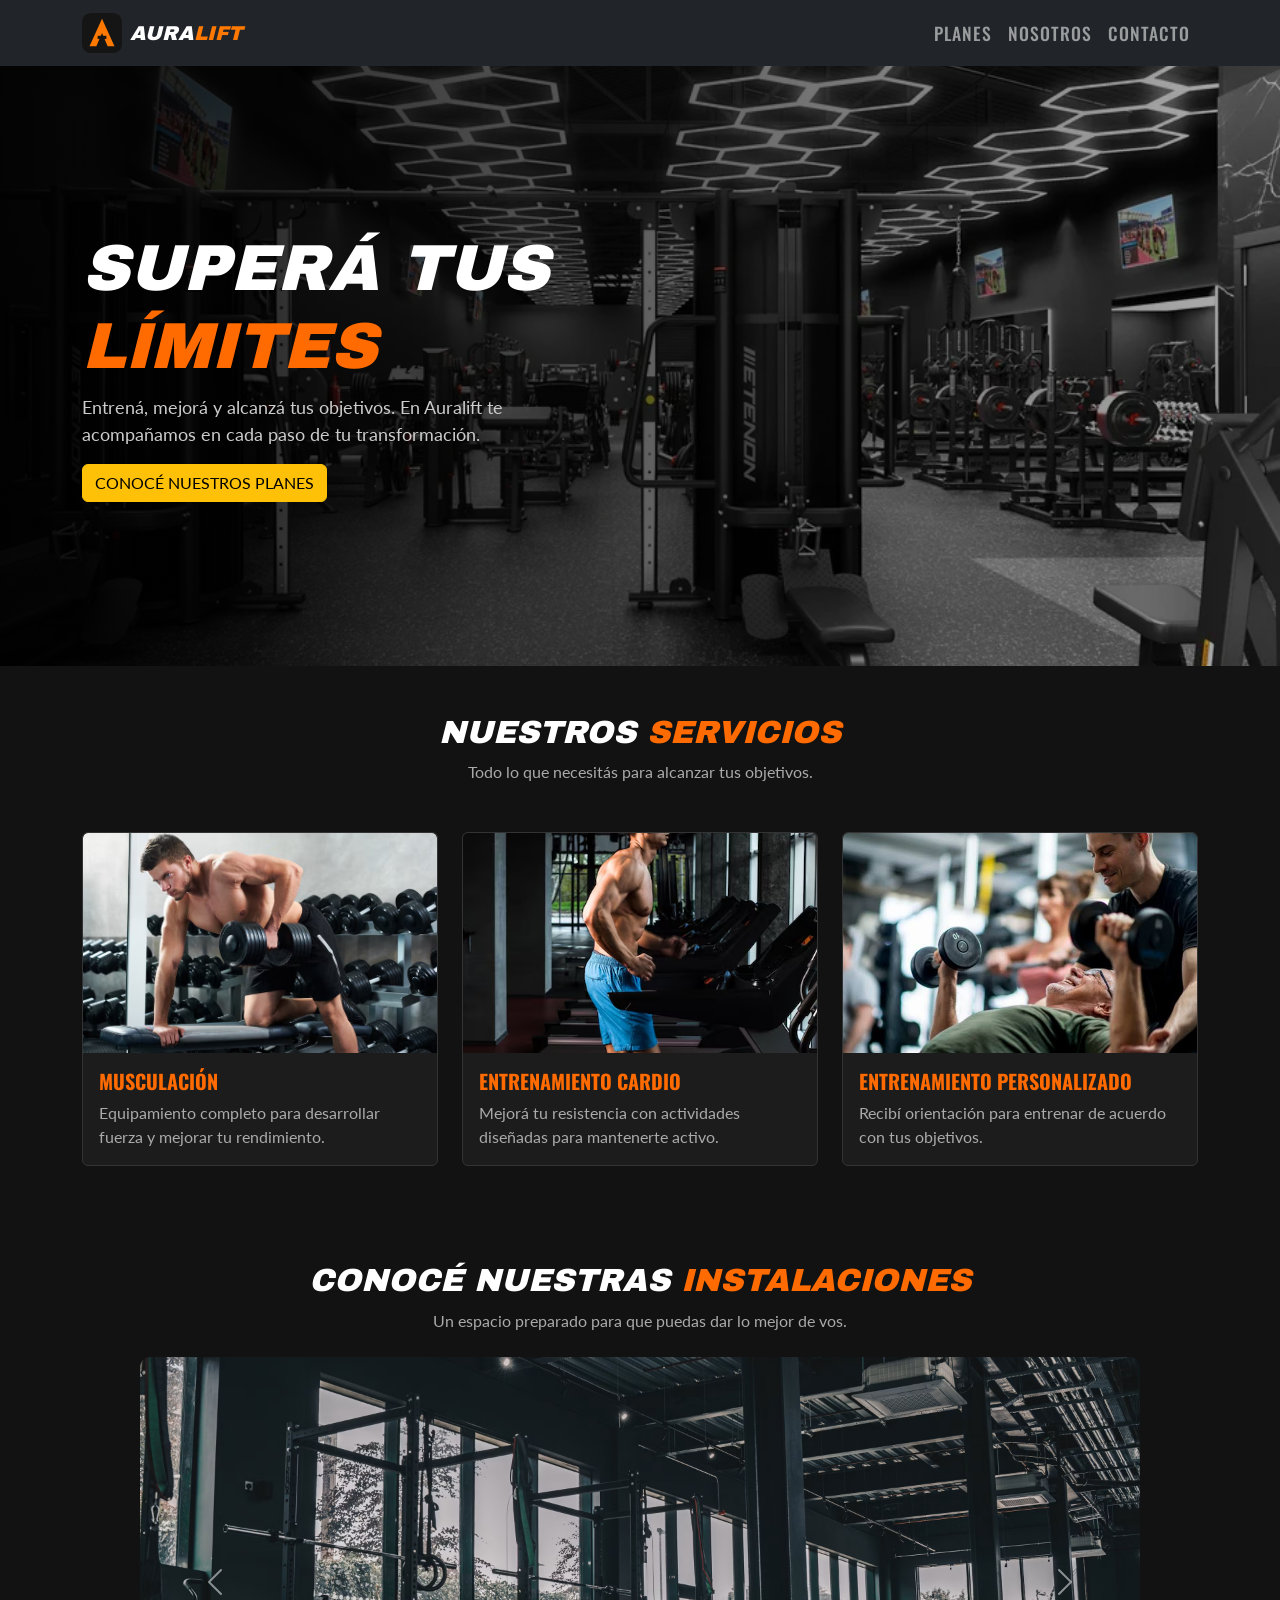
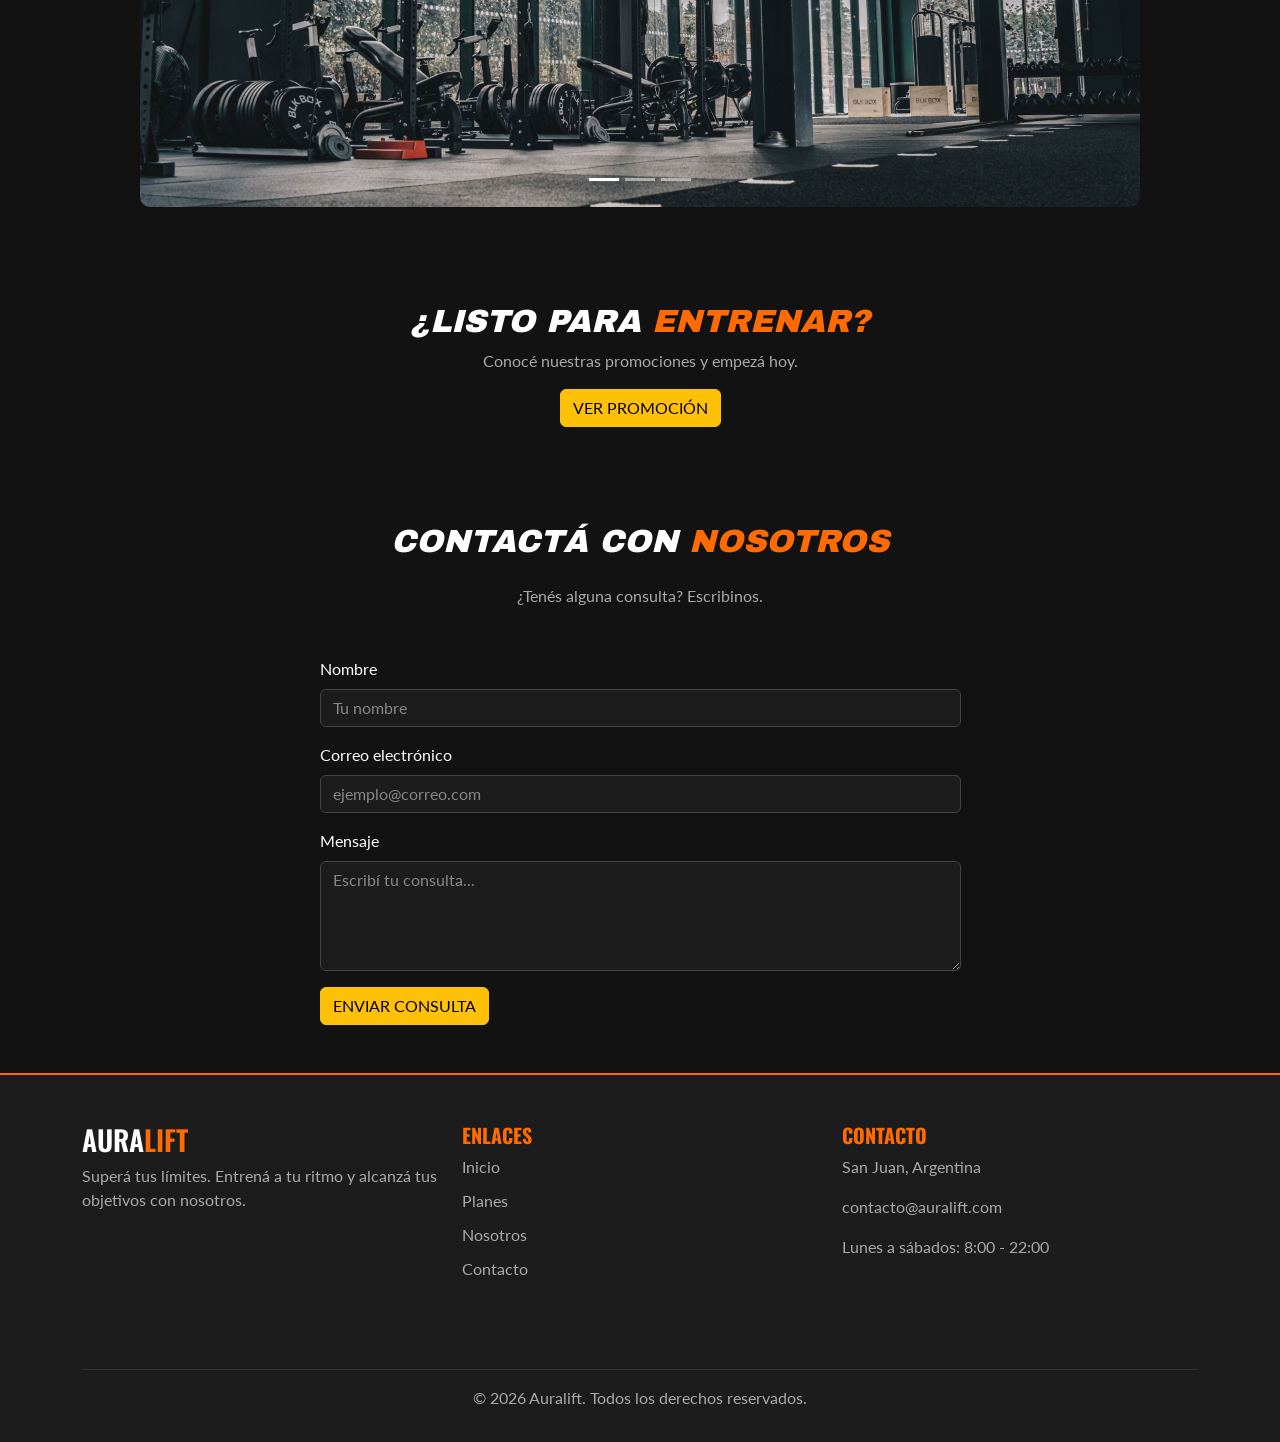
<file: index.html>
<!DOCTYPE html>
<html lang="es">

<head>
    <meta charset="UTF-8">
    <meta name="viewport" content="width=device-width, initial-scale=1.0">

    <title>Auralift | Gimnasio</title>

    <link href="https://cdn.jsdelivr.net/npm/bootstrap@5.3.8/dist/css/bootstrap.min.css" rel="stylesheet">

    <link rel="stylesheet" href="css/estilos.css">

    <link rel="icon" type="image/svg+xml" href="img/favicon.svg">

</head>

<body>

<nav class="navbar navbar-expand-lg sticky-top navbar-dark bg-dark">
    <div class="container">

        <a class="navbar-brand d-flex align-items-center" href="index.html">

    <img src="img/favicon.svg" alt="Logo Auralift"
         width="40" height="40" class="me-2">

    <span class="text-white">AURA</span><span style="color: #ff7900;">LIFT</span>

</a>

        <button class="navbar-toggler" type="button"
            data-bs-toggle="collapse"
            data-bs-target="#menuPrincipal">

            <span class="navbar-toggler-icon"></span>

        </button>

        <div class="collapse navbar-collapse" id="menuPrincipal">

            <ul class="navbar-nav ms-auto">

            

                <li class="nav-item">
                    <a class="nav-link" href="planes.html">Planes</a>
                </li>

                <li class="nav-item">
                    <a class="nav-link" href="nosotros.html">Nosotros</a>
                </li>

                <li class="nav-item">
                    <a class="nav-link" href="contacto.html">Contacto</a>
                </li>

            </ul>

        </div>

    </div>
</nav>
<header class="hero">

    <div class="container">
        <div class="row align-items-center">

            <div class="col-lg-7">

                <h1>
                    SUPERÁ TUS
                    <span>LÍMITES</span>
                </h1>

                <p>
                    Entrená, mejorá y alcanzá tus objetivos.
                    En Auralift te acompañamos en cada paso
                    de tu transformación.
                </p>

                <a href="planes.html" class="btn btn-warning">
                    CONOCÉ NUESTROS PLANES
                </a>

            </div>

        </div>
    </div>

</header>
<section class="servicios py-5">

    <div class="container">

        <div class="text-center mb-5">
            <h2>NUESTROS <span>SERVICIOS</span></h2>
            <p>Todo lo que necesitás para alcanzar tus objetivos.</p>
        </div>

        <div class="row g-4">

            <div class="col-md-4">
                <div class="card servicio-card h-100">
                    <img src="img/musculacion.jpg" class="card-img-top" alt="Área de musculación">

                    <div class="card-body">
                        <h5 class="card-title">Musculación</h5>
                        <p class="card-text">
                            Equipamiento completo para desarrollar
                            fuerza y mejorar tu rendimiento.
                        </p>
                    </div>
                </div>
            </div>

            <div class="col-md-4">
                <div class="card servicio-card h-100">
                    <img src="img/cardio.jpg" class="card-img-top" alt="Área de cardio">

                    <div class="card-body">
                        <h5 class="card-title">Entrenamiento cardio</h5>
                        <p class="card-text">
                            Mejorá tu resistencia con actividades
                            diseñadas para mantenerte activo.
                        </p>
                    </div>
                </div>
            </div>

            <div class="col-md-4">
                <div class="card servicio-card h-100">
                    <img src="img/entrenador.jpg" class="card-img-top" alt="Entrenamiento personalizado">

                    <div class="card-body">
                        <h5 class="card-title">Entrenamiento personalizado</h5>
                        <p class="card-text">
                            Recibí orientación para entrenar
                            de acuerdo con tus objetivos.
                        </p>
                    </div>
                </div>
            </div>

        </div>

    </div>

</section>
<section class="galeria py-5">

    <div class="container">

        <div class="text-center mb-4">
            <h2>CONOCÉ NUESTRAS <span>INSTALACIONES</span></h2>
            <p>Un espacio preparado para que puedas dar lo mejor de vos.</p>
        </div>

        <div id="carruselAuralift" class="carousel slide" data-bs-ride="carousel">

            <div class="carousel-indicators">

                <button type="button" data-bs-target="#carruselAuralift"
                    data-bs-slide-to="0" class="active"></button>

                <button type="button" data-bs-target="#carruselAuralift"
                    data-bs-slide-to="1"></button>

                <button type="button" data-bs-target="#carruselAuralift"
                    data-bs-slide-to="2"></button>

            </div>

            <div class="carousel-inner">

                <div class="carousel-item active">
                    <img src="img/galeria1.jpg" class="d-block w-100"
                        alt="Instalaciones del gimnasio">
                </div>

                <div class="carousel-item">
                    <img src="img/galeria2.jpg" class="d-block w-100"
                        alt="Equipamiento de musculación">
                </div>

                <div class="carousel-item">
                    <img src="img/galeria3.jpg" class="d-block w-100"
                        alt="Zona de entrenamiento">
                </div>

            </div>

            <button class="carousel-control-prev" type="button"
                data-bs-target="#carruselAuralift" data-bs-slide="prev">

                <span class="carousel-control-prev-icon"></span>

            </button>

            <button class="carousel-control-next" type="button"
                data-bs-target="#carruselAuralift" data-bs-slide="next">

                <span class="carousel-control-next-icon"></span>

            </button>

        </div>

    </div>

</section>
<section class="promocion py-5 text-center">

    <div class="container">

        <h2>¿LISTO PARA <span>ENTRENAR?</span></h2>

        <p>Conocé nuestras promociones y empezá hoy.</p>

        <button type="button" class="btn btn-warning"
            data-bs-toggle="modal"
            data-bs-target="#modalPromocion">
            VER PROMOCIÓN
        </button>

    </div>

</section>


<div class="modal fade" id="modalPromocion" tabindex="-1">

    <div class="modal-dialog modal-dialog-centered">

        <div class="modal-content">

            <div class="modal-header">
                <h5 class="modal-title">PROMOCIÓN AURALIFT</h5>

                <button type="button" class="btn-close"
                    data-bs-dismiss="modal"></button>
            </div>

            <div class="modal-body">
                ¡Empezá a entrenar con nosotros!

                Consultá nuestros planes y encontrá
                la membresía ideal para vos.
            </div>

            <div class="modal-footer">

                <a href="planes.html" class="btn btn-warning">
                    VER PLANES
                </a>

                <button type="button" class="btn btn-secondary"
                    data-bs-dismiss="modal">
                    CERRAR
                </button>

            </div>

        </div>

    </div>

</div> 
<section class="contacto py-5">

    <div class="container">

        <div class="text-center mb-5">
            <h2>CONTACTÁ CON <span>NOSOTROS</span></h2>
            <p>¿Tenés alguna consulta? Escribinos.</p>
        </div>

        <div class="row justify-content-center">

            <div class="col-lg-7">

                <form>

                    <div class="mb-3">
                        <label for="nombre" class="form-label">Nombre</label>
                        <input type="text" class="form-control"
                            id="nombre" placeholder="Tu nombre" required>
                    </div>

                    <div class="mb-3">
                        <label for="email" class="form-label">Correo electrónico</label>
                        <input type="email" class="form-control"
                            id="email" placeholder="ejemplo@correo.com" required>
                    </div>

                    <div class="mb-3">
                        <label for="mensaje" class="form-label">Mensaje</label>
                        <textarea class="form-control" id="mensaje"
                            rows="4" placeholder="Escribí tu consulta..." required></textarea>
                    </div>

                    <button type="submit" class="btn btn-warning">
                        ENVIAR CONSULTA
                    </button>

                </form>

            </div>

        </div>

    </div>

</section>
<footer class="footer">

    <div class="container">

        <div class="row py-5">

            <div class="col-md-4 mb-4">
                <h3>AURA<span>LIFT</span></h3>
                <p>
                    Superá tus límites. Entrená a tu ritmo
                    y alcanzá tus objetivos con nosotros.
                </p>
            </div>

            <div class="col-md-4 mb-4">
                <h5>ENLACES</h5>

                <ul class="footer-links">
                    <li><a href="index.html">Inicio</a></li>
                    <li><a href="planes.html">Planes</a></li>
                    <li><a href="nosotros.html">Nosotros</a></li>
                    <li><a href="contacto.html">Contacto</a></li>
                </ul>
            </div>

            <div class="col-md-4 mb-4">
                <h5>CONTACTO</h5>
                <p>San Juan, Argentina</p>
                <p>contacto@auralift.com</p>
                <p>Lunes a sábados: 8:00 - 22:00</p>
            </div>

        </div>

        <div class="footer-bottom text-center py-3">
            <p>© 2026 Auralift. Todos los derechos reservados.</p>
        </div>

    </div>

</footer>
<script src="https://cdn.jsdelivr.net/npm/bootstrap@5.3.8/dist/js/bootstrap.bundle.min.js"></script>
    

</body>

</html>
</file>
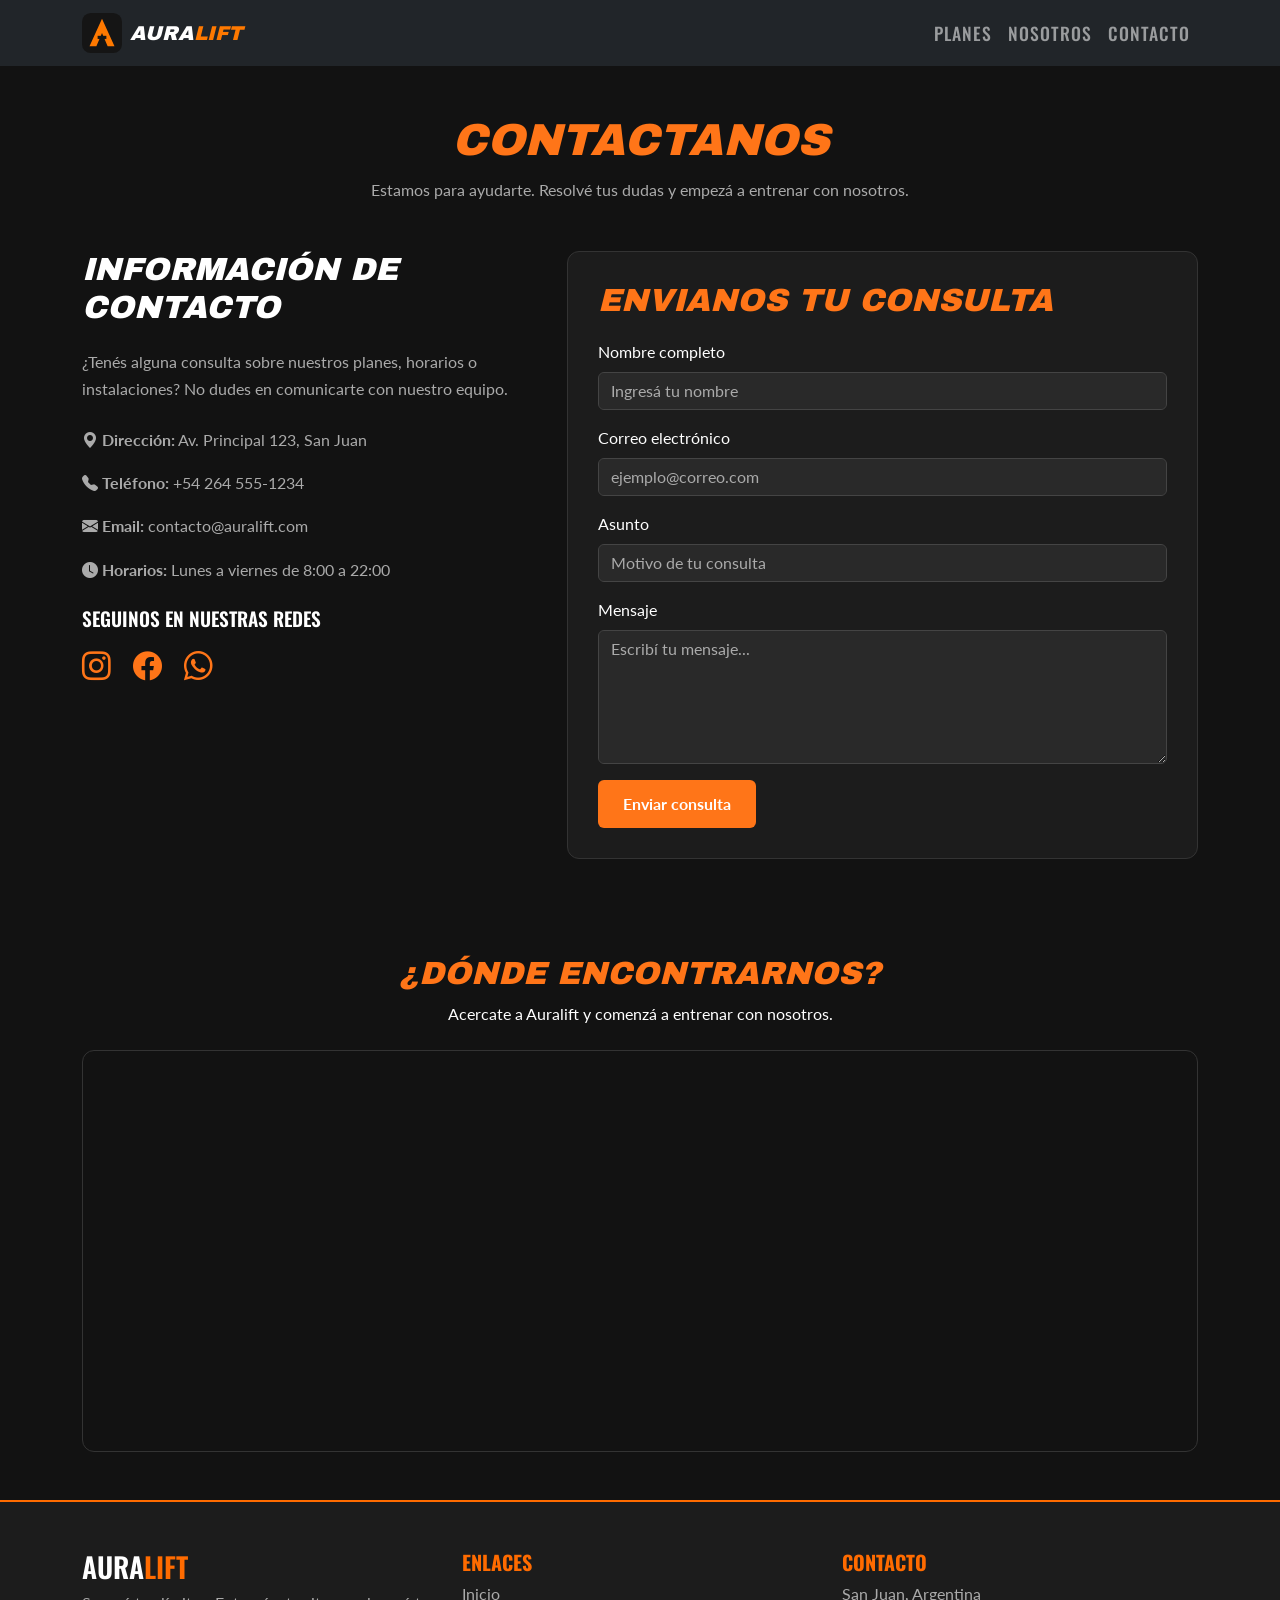
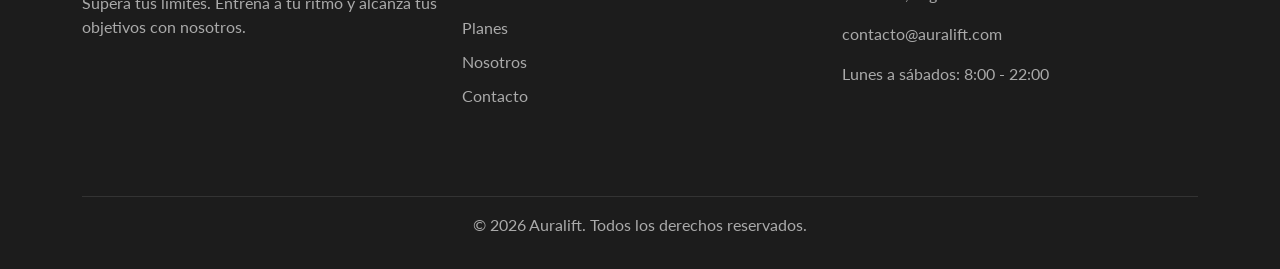
<file: contacto.html>
<!DOCTYPE html>
<html lang="es">

<head>
    <meta charset="UTF-8">
    <meta name="viewport" content="width=device-width, initial-scale=1.0">

    <title>Contacto | Auralift</title>

   
    <link href="https://cdn.jsdelivr.net/npm/bootstrap@5.3.3/dist/css/bootstrap.min.css" rel="stylesheet">

    <link rel="icon" type="image/svg+xml" href="img/favicon.svg">

    <link rel="stylesheet" href="css/estilos.css">

    <link rel="stylesheet"
href="https://cdn.jsdelivr.net/npm/bootstrap-icons@1.11.3/font/bootstrap-icons.min.css">
</head>

<body>

    
   <nav class="navbar navbar-expand-lg sticky-top navbar-dark bg-dark">
    <div class="container">

        <a class="navbar-brand d-flex align-items-center" href="index.html">

    <img src="img/favicon.svg" alt="Logo Auralift"
         width="40" height="40" class="me-2">

    <span class="text-white">AURA</span><span style="color: #ff7900;">LIFT</span>

</a>

        <button class="navbar-toggler" type="button"
            data-bs-toggle="collapse"
            data-bs-target="#menuPrincipal">

            <span class="navbar-toggler-icon"></span>

        </button>

        <div class="collapse navbar-collapse" id="menuPrincipal">

            <ul class="navbar-nav ms-auto">

                

                <li class="nav-item">
                    <a class="nav-link" href="planes.html">Planes</a>
                </li>

                <li class="nav-item">
                    <a class="nav-link" href="nosotros.html">Nosotros</a>
                </li>

                <li class="nav-item">
                    <a class="nav-link" href="contacto.html">Contacto</a>
                </li>

            </ul>

        </div>

    </div>
</nav>


    <!-- Contenido principal -->
    <main>

        <section class="contacto container py-5">

            
<div class="text-center mb-5">
    <h1>Contactanos</h1>
    <p>
        Estamos para ayudarte. Resolvé tus dudas y empezá
        a entrenar con nosotros.
    </p>
</div>

<div class="row g-5">

    <div class="col-lg-5">

        <h2>Información de contacto</h2>

        <p>
            ¿Tenés alguna consulta sobre nuestros planes,
            horarios o instalaciones? No dudes en comunicarte
            con nuestro equipo.
        </p>

        
<div class="mt-4">

    <p>
        <i class="bi bi-geo-alt-fill"></i>
        <strong>Dirección:</strong>
        Av. Principal 123, San Juan
    </p>

    <p>
        <i class="bi bi-telephone-fill"></i>
        <strong>Teléfono:</strong>
        +54 264 555-1234
    </p>

    <p>
        <i class="bi bi-envelope-fill"></i>
        <strong>Email:</strong>
        contacto@auralift.com
    </p>

    <p>
        <i class="bi bi-clock-fill"></i>
        <strong>Horarios:</strong>
        Lunes a viernes de 8:00 a 22:00
    </p>

</div>

<div class="redes-sociales mt-4">

    <h3>Seguinos en nuestras redes</h3>

    <a href="#" aria-label="Instagram">
        <i class="bi bi-instagram"></i>
    </a>

    <a href="#" aria-label="Facebook">
        <i class="bi bi-facebook"></i>
    </a>

    <a href="#" aria-label="WhatsApp">
        <i class="bi bi-whatsapp"></i>
    </a>

</div>


    </div>

<div class="col-lg-7">

    <div class="formulario-contacto">

        <h2>Envianos tu consulta</h2>

        <form id="formContacto">

            <div class="mb-3">
                <label for="nombre" class="form-label">
                    Nombre completo
                </label>

                <input type="text" class="form-control"
                       id="nombre" name="nombre"
                       placeholder="Ingresá tu nombre" required>
            </div>

            <div class="mb-3">
                <label for="email" class="form-label">
                    Correo electrónico
                </label>

                <input type="email" class="form-control"
                       id="email" name="email"
                       placeholder="ejemplo@correo.com" required>
            </div>

            <div class="mb-3">
                <label for="asunto" class="form-label">
                    Asunto
                </label>

                <input type="text" class="form-control"
                       id="asunto" name="asunto"
                       placeholder="Motivo de tu consulta" required>
            </div>

            <div class="mb-3">
                <label for="mensaje" class="form-label">
                    Mensaje
                </label>

                <textarea class="form-control"
                          id="mensaje" name="mensaje"
                          rows="5"
                          placeholder="Escribí tu mensaje..."
                          required></textarea>
            </div>

            <button type="submit" class="btn btn-naranja">
                Enviar consulta
            </button>

        </form>

    </div>

</div>

</div>

</section>

<section class="mapa container py-5">

    <div class="text-center mb-4">
        <h2>¿Dónde encontrarnos?</h2>
        <p>
            Acercate a Auralift y comenzá a entrenar con nosotros.
        </p>
    </div>

    <div class="mapa-contenedor">
        <iframe
            src="https://www.google.com/maps?q=Plaza%2025%20de%20Mayo%2C%20San%20Juan%2C%20Argentina&output=embed"
            width="100%"
            height="400"
            style="border:0;"
            allowfullscreen=""
            loading="lazy"
            referrerpolicy="no-referrer-when-downgrade">
        </iframe>
    </div>

</section>
<footer class="footer">

    <div class="container">

        <div class="row py-5">

            <div class="col-md-4 mb-4">
                <h3>AURA<span>LIFT</span></h3>
                <p>
                    Superá tus límites. Entrená a tu ritmo
                    y alcanzá tus objetivos con nosotros.
                </p>
            </div>

            <div class="col-md-4 mb-4">
                <h5>ENLACES</h5>

                <ul class="footer-links">
                    <li><a href="index.html">Inicio</a></li>
                    <li><a href="planes.html">Planes</a></li>
                    <li><a href="nosotros.html">Nosotros</a></li>
                    <li><a href="contacto.html">Contacto</a></li>
                </ul>
            </div>

            <div class="col-md-4 mb-4">
                <h5>CONTACTO</h5>
                <p>San Juan, Argentina</p>
                <p>contacto@auralift.com</p>
                <p>Lunes a sábados: 8:00 - 22:00</p>
            </div>

        </div>

        <div class="footer-bottom text-center py-3">
            <p>© 2026 Auralift. Todos los derechos reservados.</p>
        </div>

    </div>

</footer>

    <script src="https://cdn.jsdelivr.net/npm/bootstrap@5.3.3/dist/js/bootstrap.bundle.min.js"></script>
    

</body>
</html>
</file>
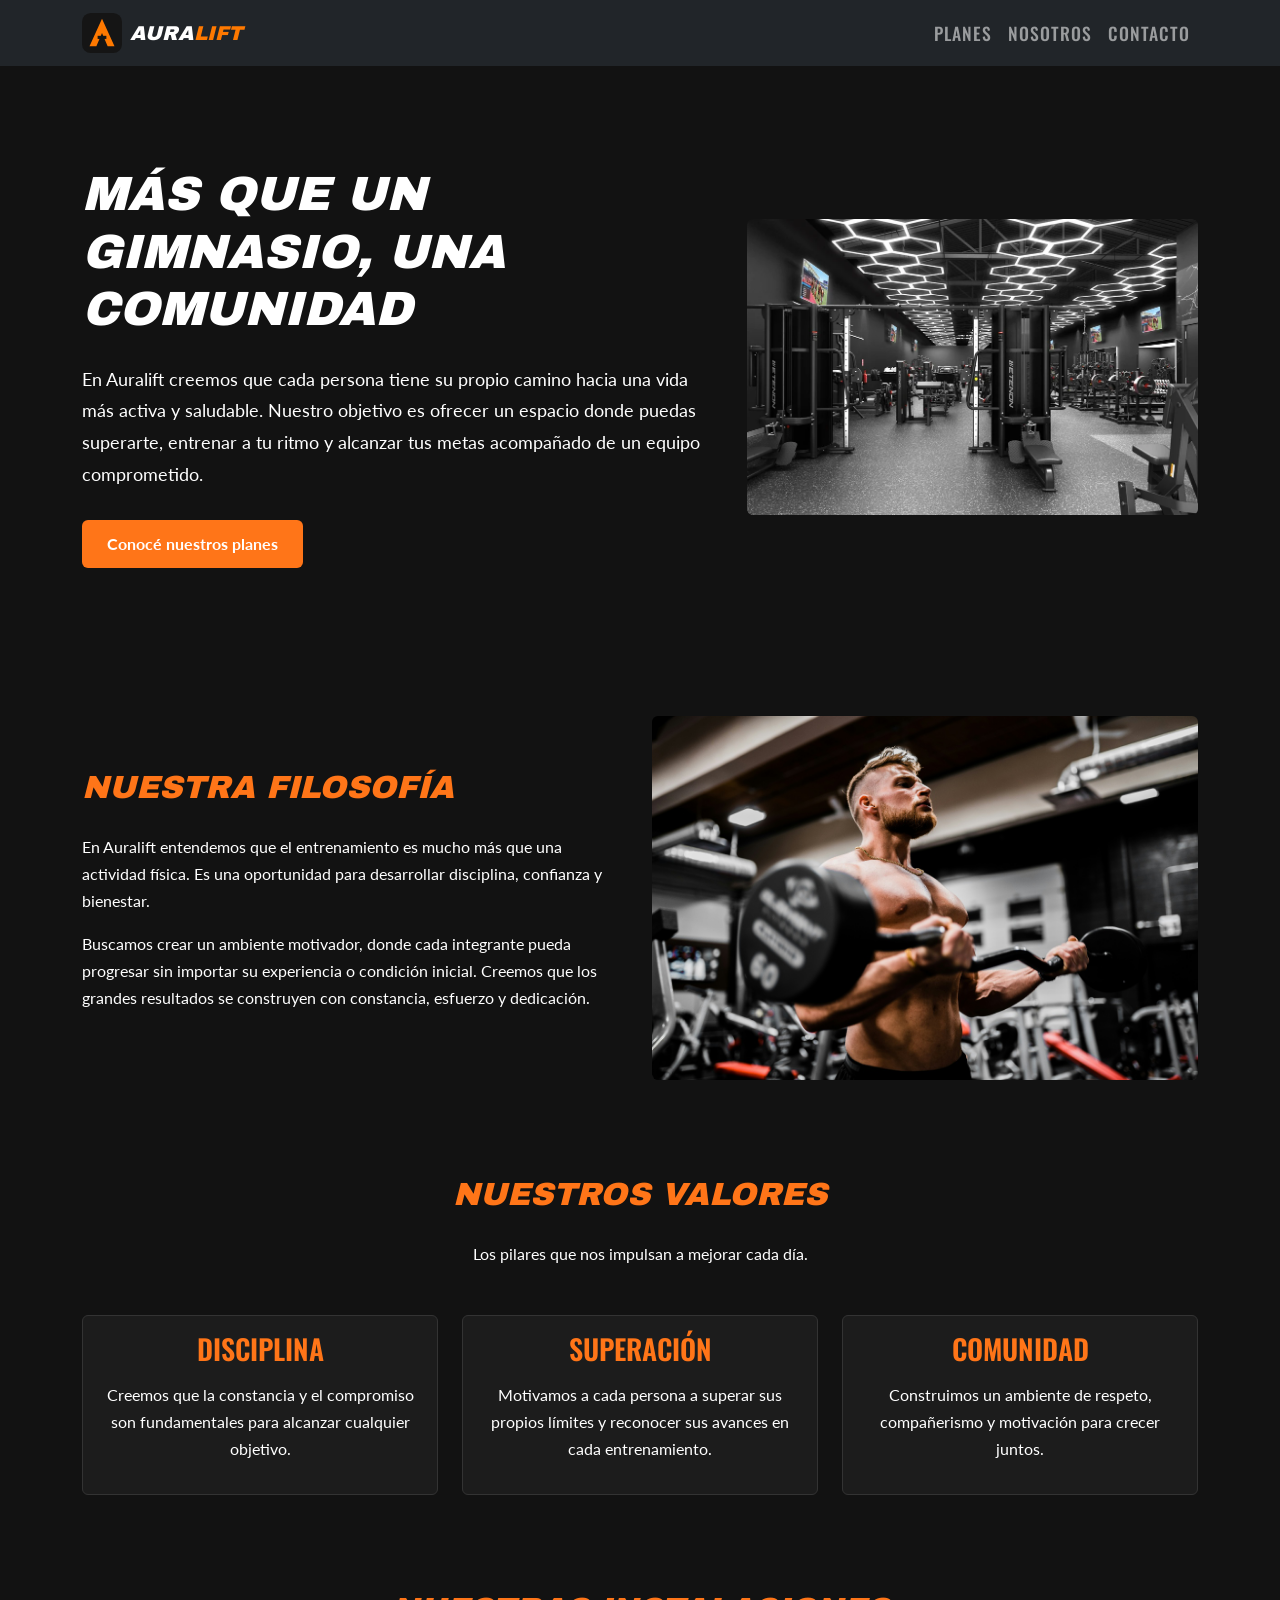
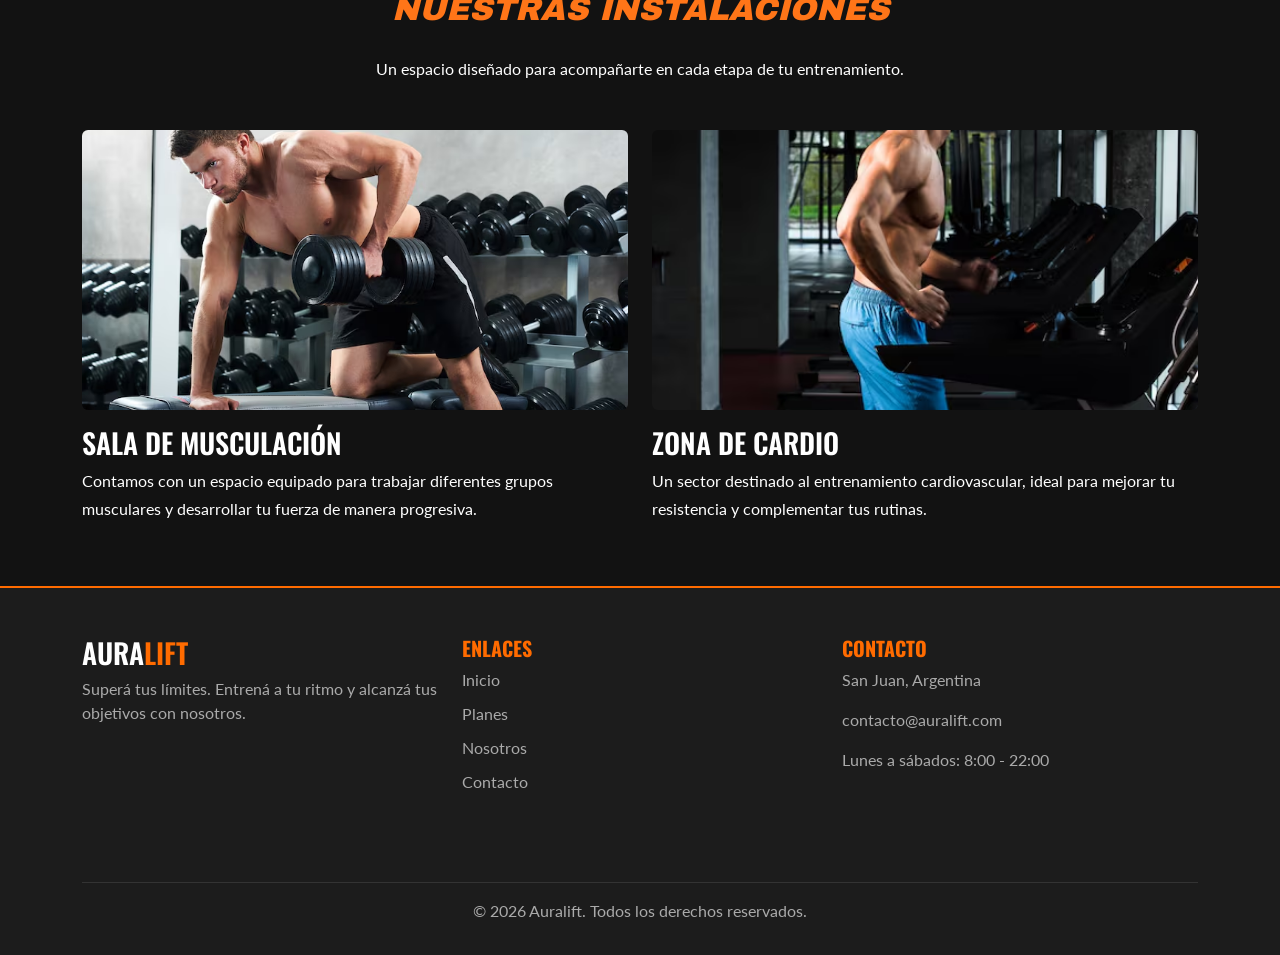
<file: nosotros.html>
<!DOCTYPE html>
<html lang="es">

<head>
    <meta charset="UTF-8">
    <meta name="viewport" content="width=device-width, initial-scale=1.0">

    <title>Nosotros | Auralift</title>

    
    <link href="https://cdn.jsdelivr.net/npm/bootstrap@5.3.3/dist/css/bootstrap.min.css" rel="stylesheet">

    
    <link rel="stylesheet" href="css/estilos.css">

    <link rel="icon" type="image/svg+xml" href="img/favicon.svg">

</head>

<body>

    
    <nav class="navbar navbar-expand-lg sticky-top navbar-dark bg-dark">
    <div class="container">

        <a class="navbar-brand d-flex align-items-center" href="index.html">

    <img src="img/favicon.svg" alt="Logo Auralift"
         width="40" height="40" class="me-2">

    <span class="text-white">AURA</span><span style="color: #ff7900;">LIFT</span>

</a>

        <button class="navbar-toggler" type="button"
            data-bs-toggle="collapse"
            data-bs-target="#menuPrincipal">

            <span class="navbar-toggler-icon"></span>

        </button>

        <div class="collapse navbar-collapse" id="menuPrincipal">

            <ul class="navbar-nav ms-auto">

                
                <li class="nav-item">
                    <a class="nav-link" href="planes.html">Planes</a>
                </li>

                <li class="nav-item">
                    <a class="nav-link" href="nosotros.html">Nosotros</a>
                </li>

                <li class="nav-item">
                    <a class="nav-link" href="contacto.html">Contacto</a>
                </li>

            </ul>

        </div>

    </div>
</nav>
    
<header class="nosotros-hero container-fluid">
    <div class="container">
        <div class="row align-items-center">

            <div class="col-lg-7">
                <h1>Más que un gimnasio, una comunidad</h1>

                <p>
                    En Auralift creemos que cada persona tiene su propio
                    camino hacia una vida más activa y saludable.
                    Nuestro objetivo es ofrecer un espacio donde puedas
                    superarte, entrenar a tu ritmo y alcanzar tus metas
                    acompañado de un equipo comprometido.
                </p>

                <a href="planes.html" class="btn btn-naranja">
                    Conocé nuestros planes
                </a>
            </div>

            <div class="col-lg-5">
                <img src="img/gimnasio.jpg"
                     alt="Instalaciones de Auralift"
                     class="img-fluid rounded">
            </div>

        </div>
    </div>

    </header>

<section class="filosofia container py-5">

    <div class="row align-items-center">

        <div class="col-lg-6">
            <h2>Nuestra filosofía</h2>

            <p>
                En Auralift entendemos que el entrenamiento es mucho
                más que una actividad física. Es una oportunidad para
                desarrollar disciplina, confianza y bienestar.
            </p>

            <p>
                Buscamos crear un ambiente motivador, donde cada
                integrante pueda progresar sin importar su experiencia
                o condición inicial. Creemos que los grandes resultados
                se construyen con constancia, esfuerzo y dedicación.
            </p>
        </div>

        <div class="col-lg-6">
            <img src="img/entrenamiento.jpg"
                 alt="Personas entrenando en el gimnasio"
                 class="img-fluid rounded">
        </div>

    </div>

</section>

    
<section class="valores container py-5">

    <div class="text-center mb-5">
        <h2>Nuestros valores</h2>
        <p>Los pilares que nos impulsan a mejorar cada día.</p>
    </div>

    <div class="row g-4">

        <div class="col-md-4">
            <div class="card h-100">
                <div class="card-body text-center">
                    <h3>Disciplina</h3>
                    <p>
                        Creemos que la constancia y el compromiso
                        son fundamentales para alcanzar cualquier
                        objetivo.
                    </p>
                </div>
            </div>
        </div>

        <div class="col-md-4">
            <div class="card h-100">
                <div class="card-body text-center">
                    <h3>Superación</h3>
                    <p>
                        Motivamos a cada persona a superar sus
                        propios límites y reconocer sus avances
                        en cada entrenamiento.
                    </p>
                </div>
            </div>
        </div>

        <div class="col-md-4">
            <div class="card h-100">
                <div class="card-body text-center">
                    <h3>Comunidad</h3>
                    <p>
                        Construimos un ambiente de respeto,
                        compañerismo y motivación para crecer
                        juntos.
                    </p>
                </div>
            </div>
        </div>

    </div>

</section>

<section class="instalaciones container py-5">

    <div class="text-center mb-5">
        <h2>Nuestras instalaciones</h2>
        <p>
            Un espacio diseñado para acompañarte en cada etapa
            de tu entrenamiento.
        </p>
    </div>

    <div class="row g-4">

        <div class="col-md-6">
            <img src="img/musculacion.jpg"
                 alt="Sector de musculación"
                 class="img-fluid rounded">

            <h3 class="mt-3">Sala de musculación</h3>

            <p>
                Contamos con un espacio equipado para trabajar
                diferentes grupos musculares y desarrollar
                tu fuerza de manera progresiva.
            </p>
        </div>

        <div class="col-md-6">
            <img src="img/cardio.jpg"
                 alt="Sector de entrenamiento cardiovascular"
                 class="img-fluid rounded">

            <h3 class="mt-3">Zona de cardio</h3>

            <p>
                Un sector destinado al entrenamiento cardiovascular,
                ideal para mejorar tu resistencia y complementar
                tus rutinas.
            </p>
        </div>

    </div>

</section>
<footer class="footer">

    <div class="container">

        <div class="row py-5">

            <div class="col-md-4 mb-4">
                <h3>AURA<span>LIFT</span></h3>
                <p>
                    Superá tus límites. Entrená a tu ritmo
                    y alcanzá tus objetivos con nosotros.
                </p>
            </div>

            <div class="col-md-4 mb-4">
                <h5>ENLACES</h5>

                <ul class="footer-links">
                    <li><a href="index.html">Inicio</a></li>
                    <li><a href="planes.html">Planes</a></li>
                    <li><a href="nosotros.html">Nosotros</a></li>
                    <li><a href="contacto.html">Contacto</a></li>
                </ul>
            </div>

            <div class="col-md-4 mb-4">
                <h5>CONTACTO</h5>
                <p>San Juan, Argentina</p>
                <p>contacto@auralift.com</p>
                <p>Lunes a sábados: 8:00 - 22:00</p>
            </div>

        </div>

        <div class="footer-bottom text-center py-3">
            <p>© 2026 Auralift. Todos los derechos reservados.</p>
        </div>

    </div>

</footer>

    <script src="https://cdn.jsdelivr.net/npm/bootstrap@5.3.3/dist/js/bootstrap.bundle.min.js"></script>
    

</body>
</html>
</file>
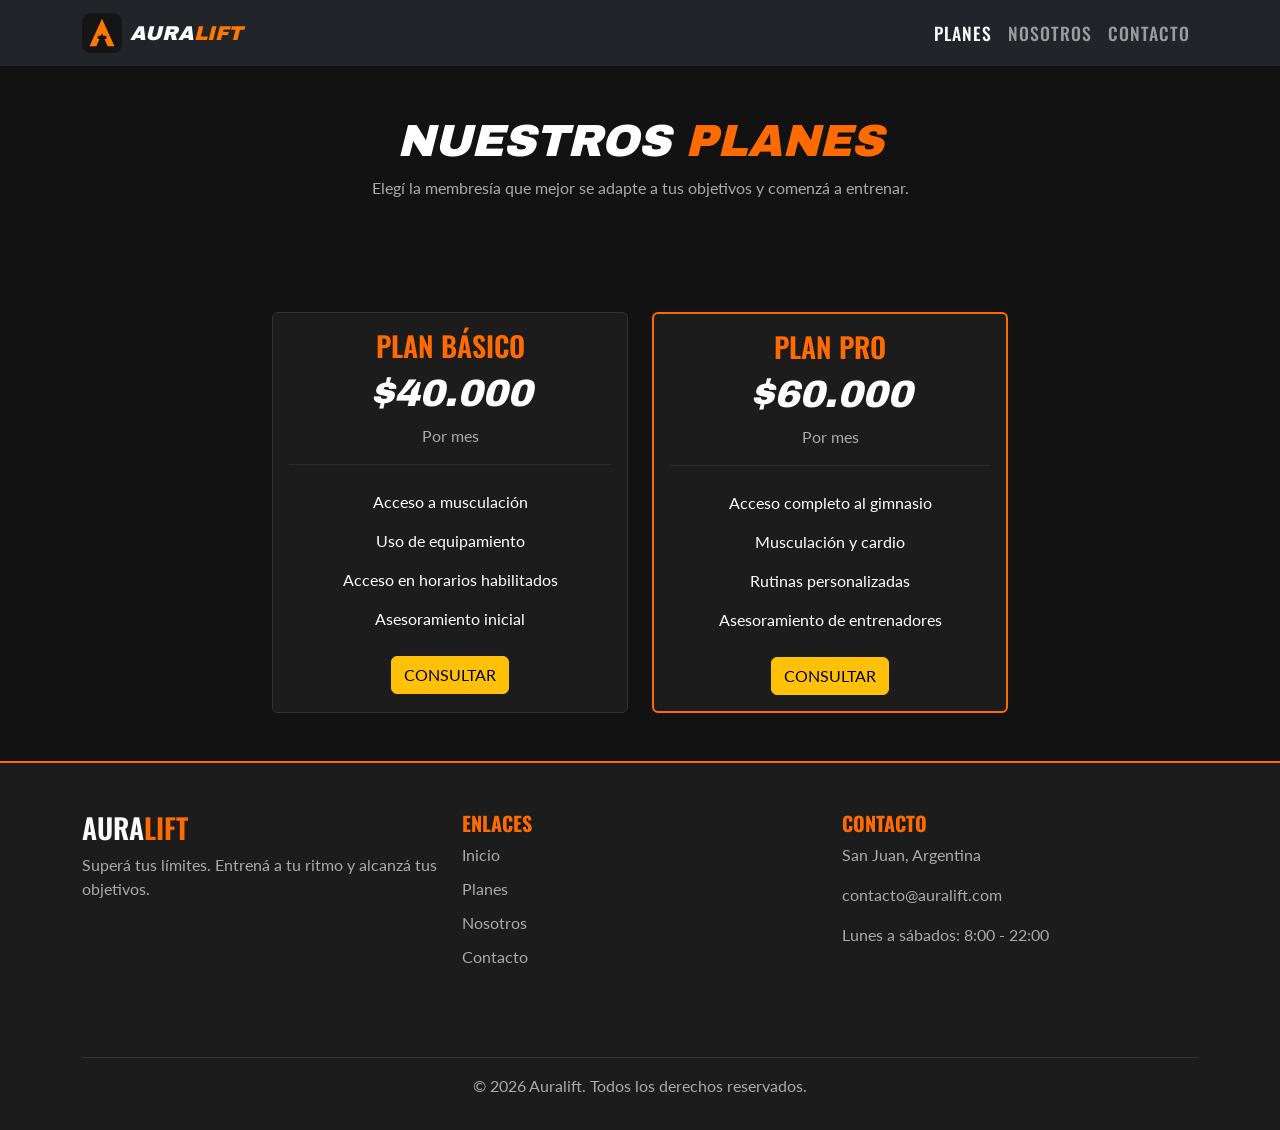
<file: planes.html>
<!DOCTYPE html>
<html lang="es">

<head>
    <meta charset="UTF-8">
    <meta name="viewport" content="width=device-width, initial-scale=1.0">

    <title>Auralift | Planes</title>

    <link href="https://cdn.jsdelivr.net/npm/bootstrap@5.3.8/dist/css/bootstrap.min.css" rel="stylesheet">

    <link rel="stylesheet" href="css/estilos.css">

    <link rel="icon" type="image/svg+xml" href="img/favicon.svg">

</head>

<body>

    <!-- Navbar -->
    <nav class="navbar navbar-expand-lg sticky-top navbar-dark bg-dark">
        <div class="container">

            <a class="navbar-brand d-flex align-items-center" href="index.html">

    <img src="img/favicon.svg" alt="Logo Auralift"
         width="40" height="40" class="me-2">

    <span class="text-white">AURA</span><span style="color: #ff7900;">LIFT</span>

</a>

            <button class="navbar-toggler" type="button"
                data-bs-toggle="collapse"
                data-bs-target="#menuPrincipal">

                <span class="navbar-toggler-icon"></span>

            </button>

            <div class="collapse navbar-collapse" id="menuPrincipal">

                <ul class="navbar-nav ms-auto">

                    

                    <li class="nav-item">
                        <a class="nav-link active" href="planes.html">Planes</a>
                    </li>

                    <li class="nav-item">
                        <a class="nav-link" href="nosotros.html">Nosotros</a>
                    </li>

                    <li class="nav-item">
                        <a class="nav-link" href="contacto.html">Contacto</a>
                    </li>

                </ul>

            </div>
        </div>
    </nav>


    <!-- Encabezado -->
    <header class="planes-header text-center py-5">

        <div class="container">

            <h1>NUESTROS <span>PLANES</span></h1>

            <p>
                Elegí la membresía que mejor se adapte
                a tus objetivos y comenzá a entrenar.
            </p>

        </div>

    </header>


    <!-- Tarjetas de planes -->
    <section class="planes py-5">

        <div class="container">

            <div class="row g-4 justify-content-center">

                <!-- Plan básico -->
                <div class="col-md-6 col-lg-4">

                    <div class="card plan-card h-100">

                        <div class="card-body text-center">

                            <h3>PLAN BÁSICO</h3>

                            <h2>$40.000</h2>
                            <p class="periodo">Por mes</p>

                            <hr>

                            <ul>
                                <li>Acceso a musculación</li>
                                <li>Uso de equipamiento</li>
                                <li>Acceso en horarios habilitados</li>
                                <li>Asesoramiento inicial</li>
                            </ul>

                            <a href="contacto.html" class="btn btn-warning">
                                CONSULTAR
                            </a>

                        </div>

                    </div>

                </div>


                <!-- Plan Pro -->
                <div class="col-md-6 col-lg-4">

                    <div class="card plan-card plan-destacado h-100">

                        <div class="card-body text-center">

                            <h3>PLAN PRO</h3>

                            <h2>$60.000</h2>
                            <p class="periodo">Por mes</p>

                            <hr>

                            <ul>
                                <li>Acceso completo al gimnasio</li>
                                <li>Musculación y cardio</li>
                                <li>Rutinas personalizadas</li>
                                <li>Asesoramiento de entrenadores</li>
                            </ul>

                            <a href="contacto.html" class="btn btn-warning">
                                CONSULTAR
                            </a>

                        </div>

                    </div>

                </div>

            </div>

        </div>

    </section>


    <!-- Footer -->
    <footer class="footer">

        <div class="container">

            <div class="row py-5">

                <div class="col-md-4 mb-4">
                    <h3>AURA<span>LIFT</span></h3>
                    <p>Superá tus límites. Entrená a tu ritmo y alcanzá tus objetivos.</p>
                </div>

                <div class="col-md-4 mb-4">
                    <h5>ENLACES</h5>
                    <ul class="footer-links">
                        <li><a href="index.html">Inicio</a></li>
                        <li><a href="planes.html">Planes</a></li>
                        <li><a href="nosotros.html">Nosotros</a></li>
                        <li><a href="contacto.html">Contacto</a></li>
                    </ul>
                </div>

                <div class="col-md-4 mb-4">
                    <h5>CONTACTO</h5>
                    <p>San Juan, Argentina</p>
                    <p>contacto@auralift.com</p>
                    <p>Lunes a sábados: 8:00 - 22:00</p>
                </div>

            </div>

            <div class="footer-bottom text-center py-3">
                <p>© 2026 Auralift. Todos los derechos reservados.</p>
            </div>

        </div>

    </footer>


    <script src="https://cdn.jsdelivr.net/npm/bootstrap@5.3.8/dist/js/bootstrap.bundle.min.js"></script>
    

</body>
</html>
</file>
<file: css/estilos.css>
@import url('https://fonts.googleapis.com/css2?family=Archivo+Black&family=Lato:wght@400;700&family=Oswald:wght@400;500;600;700&display=swap');
/* ===== CONFIGURACION GENERAL ===== */

/* Texto general */
body {
    background-color: #121212;
    color: #ffffff;
    font-family: 'Lato', sans-serif;
    font-weight: 400;
}

/* Títulos principales */
h1, h2 {
    font-family: 'Archivo Black', sans-serif;
    font-weight: 400;
    font-style: italic;
    text-transform: uppercase;
}

/* Subtítulos */
h3, h4, h5, h6 {
    font-family: 'Oswald', sans-serif;
    font-weight: 600;
    text-transform: uppercase;
}

/* Navbar */
.navbar-brand {
    font-family: 'Archivo Black', sans-serif;
    font-weight: 400;
    font-style: italic;
}

.navbar-brand img {
    object-fit: contain;
}
/* Enlaces del navbar */
.navbar-nav .nav-link {
    font-family: 'Oswald', sans-serif;
    font-size: 1.1rem;
    font-weight: 500;
    text-transform: uppercase;
    letter-spacing: 1px;
    transition: color 0.3s;
}

/* Efecto al pasar el mouse */
.navbar-nav .nav-link:hover {
    color: #ff7518;
}
/* ===== INICIO ===== */

.hero {
    min-height: 600px;
    display: flex;
    align-items: center;
    background-image:
        linear-gradient(
            to right,
            rgba(0, 0, 0, 0.95),
            rgba(0, 0, 0, 0.3)
        ),
        url("../img/gimnasio.jpg");
    background-size: cover;
    background-position: center;
}

.hero h1 {
    font-size: 65px;
}

.hero h1 span {
    color: #ff6b00;
}

.hero p {
    font-size: 18px;
    color: #cccccc;
    max-width: 500px;
}

.servicios h2 span,
.galeria h2 span,
.promocion h2 span {
    color: #ff6b00;
}

.servicios p,
.galeria p,
.promocion p {
    color: #aaaaaa;
}

.servicio-card {
    background-color: #1c1c1c;
    color: white;
    border: 1px solid #333333;
    overflow: hidden;
}

.servicio-card img {
    height: 220px;
    object-fit: cover;
}

.servicio-card .card-title {
    color: #ff6b00;
    font-weight: bold;
}

.galeria .carousel {
    max-width: 1000px;
    margin: auto;
}

.galeria .carousel-item img {
    height: 450px;
    object-fit: cover;
    border-radius: 10px;
}

/* ===== FOOTER ===== */

.footer {
    background-color: #1c1c1c;
    border-top: 2px solid #ff6b00;
}

.footer h3 span {
    color: #ff6b00;
}

.footer h5 {
    color: #ff6b00;
    font-weight: bold;
}

.footer p {
    color: #aaaaaa;
}

.footer-links {
    list-style: none;
    padding: 0;
}

.footer-links li {
    margin-bottom: 10px;
}

.footer-links a {
    color: #aaaaaa;
    text-decoration: none;
    transition: color 0.3s;
}

.footer-links a:hover {
    color: #ff6b00;
}

.footer-bottom {
    border-top: 1px solid #333333;
}

/* ===== PROMOCIONES Y MODAL ===== */

.modal-content {
    background-color: #1c1c1c;
    color: white;
    border: 1px solid #ff6b00;
}

.modal-header,
.modal-footer {
    border-color: #333333;
}

.modal-title {
    color: #ff6b00;
    font-weight: bold;
}

/* ===== PLANES ===== */

.planes-header h1 {
    font-size: 45px;
}

.planes-header h1 span {
    color: #ff6b00;
}

.planes-header p {
    color: #aaaaaa;
}

.plan-card {
    background-color: #1c1c1c;
    color: white;
    border: 1px solid #333333;
    transition: transform 0.3s, border-color 0.3s;
}

.plan-card:hover {
    transform: translateY(-8px);
    border-color: #ff6b00;
}

.plan-card h3 {
    color: #ff6b00;
}

.plan-card h2 {
    font-size: 38px;
}

.plan-card .periodo {
    color: #aaaaaa;
}

.plan-card ul {
    list-style: none;
    padding: 0;
    margin: 25px 0;
}

.plan-card li {
    margin-bottom: 15px;
}

.plan-card hr {
    border-color: #555555;
}

.plan-destacado {
    border: 2px solid #ff6b00;
}

/* ===== NOSOTROS ===== */

.nosotros-hero {
    padding: 100px 0;
}

.nosotros-hero h1 {
    font-size: 3rem;
    margin-bottom: 25px;
}

.nosotros-hero p {
    font-size: 1.1rem;
    line-height: 1.8;
    margin-bottom: 30px;
}

.filosofia h2,
.valores h2,
.instalaciones h2 {
    color: #ff7518;
    margin-bottom: 25px;
}

.filosofia p,
.valores p,
.instalaciones p {
    line-height: 1.7;
}

.valores .card {
    background-color: #1c1c1c;
    color: white;
    border: 1px solid #333;
    transition: transform 0.3s;
}

.valores .card:hover {
    transform: translateY(-8px);
}

.valores .card h3 {
    color: #ff7518;
    margin-bottom: 15px;
}

.instalaciones img {
    width: 100%;
    height: 280px;
    object-fit: cover;
}

/* ===== CONTACTO ===== */

.contacto h1 {
    color: #ff7518;
    font-size: 2.8rem;
}

.contacto h2 {
    margin-bottom: 20px;
}

.contacto h2 span {
    color: #ff6b00;
}

.contacto p {
    color: #aaaaaa;
    line-height: 1.7;
}

.contacto .form-label {
    color: white;
}

.contacto .form-control {
    background-color: #1c1c1c;
    border: 1px solid #444444;
    color: white;
}

.contacto .form-control:focus {
    border-color: #ff6b00;
    box-shadow: 0 0 5px rgba(255, 107, 0, 0.5);
}

.contacto .form-control::placeholder {
    color: #888888;
}

.formulario-contacto {
    background-color: #1c1c1c;
    padding: 30px;
    border-radius: 12px;
    border: 1px solid #333;
}

.formulario-contacto h2 {
    color: #ff7518;
}

.formulario-contacto .form-label {
    color: white;
}

.formulario-contacto .form-control {
    background-color: #292929;
    border: 1px solid #444;
    color: white;
}

.formulario-contacto .form-control::placeholder {
    color: #aaa;
}

.formulario-contacto .form-control:focus {
    background-color: #292929;
    border-color: #ff7518;
    box-shadow: 0 0 0 0.2rem rgba(255, 117, 24, 0.2);
    color: white;
}

.redes-sociales h3 {
    font-size: 1.2rem;
    margin-bottom: 15px;
}

.redes-sociales a {
    color: #ff7518;
    font-size: 1.8rem;
    margin-right: 15px;
    text-decoration: none;
    transition: color 0.3s;
}

.redes-sociales a:hover {
    color: white;
}

/* ===== MAPA ===== */

.mapa h2 {
    color: #ff7518;
}

.mapa-contenedor {
    overflow: hidden;
    border-radius: 12px;
    border: 1px solid #333;
}

.mapa-contenedor iframe {
    display: block;
}

/* ===== BOTONES ===== */

.btn-naranja {
    display: inline-block;
    background-color: #ff7518;
    color: white;
    padding: 12px 25px;
    border: none;
    border-radius: 6px;
    text-decoration: none;
    font-weight: bold;
    transition: 0.3s;
}

.btn-naranja:hover {
    background-color: #e66510;
    color: white;
}

/* ===== RESPONSIVE ===== */

@media (max-width: 768px) {

    .nosotros-hero {
        padding: 60px 0;
        text-align: center;
    }

    .nosotros-hero h1 {
        font-size: 2.2rem;
    }

    .nosotros-hero img {
        margin-top: 30px;
    }

    .filosofia,
    .valores,
    .instalaciones,
    .contacto,
    .mapa {
        padding-top: 40px !important;
        padding-bottom: 40px !important;
    }

    .formulario-contacto {
        padding: 20px;
    }

    .mapa-contenedor iframe {
        height: 300px;
    }
}
</file>
